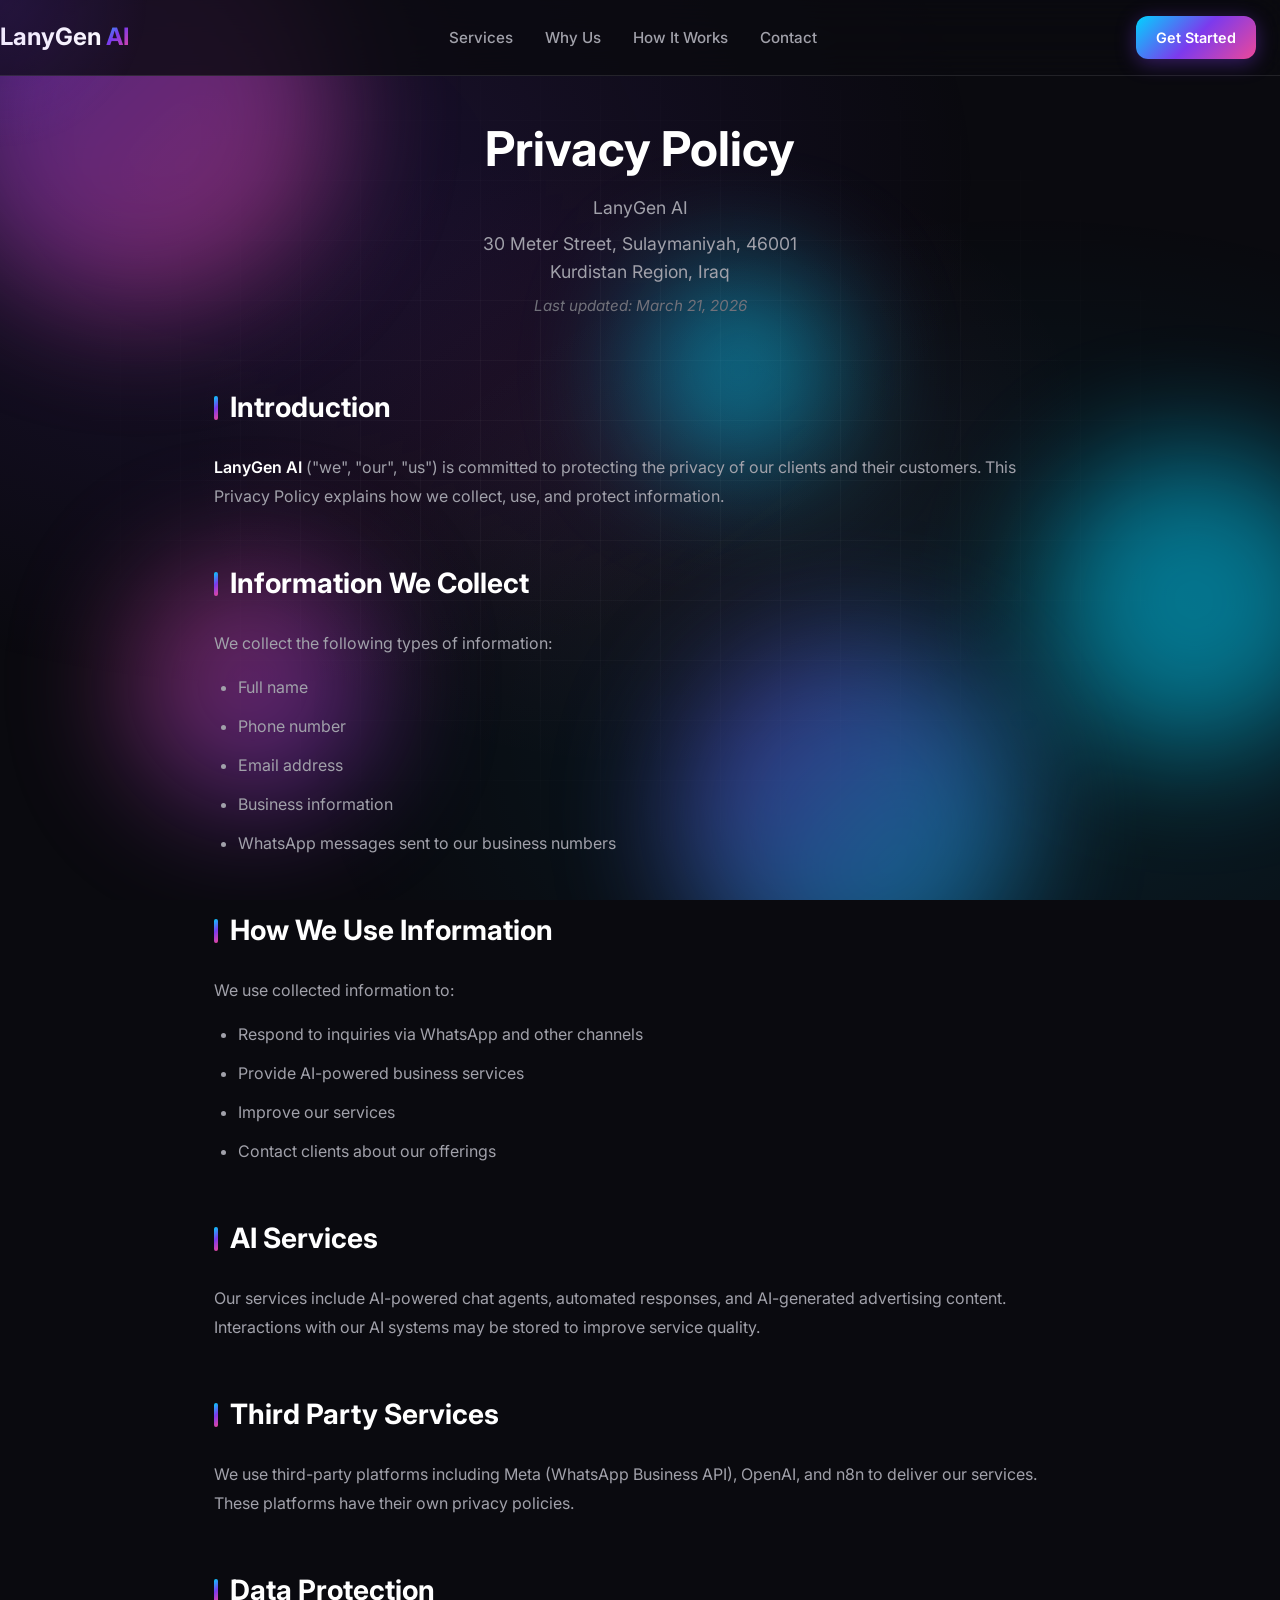
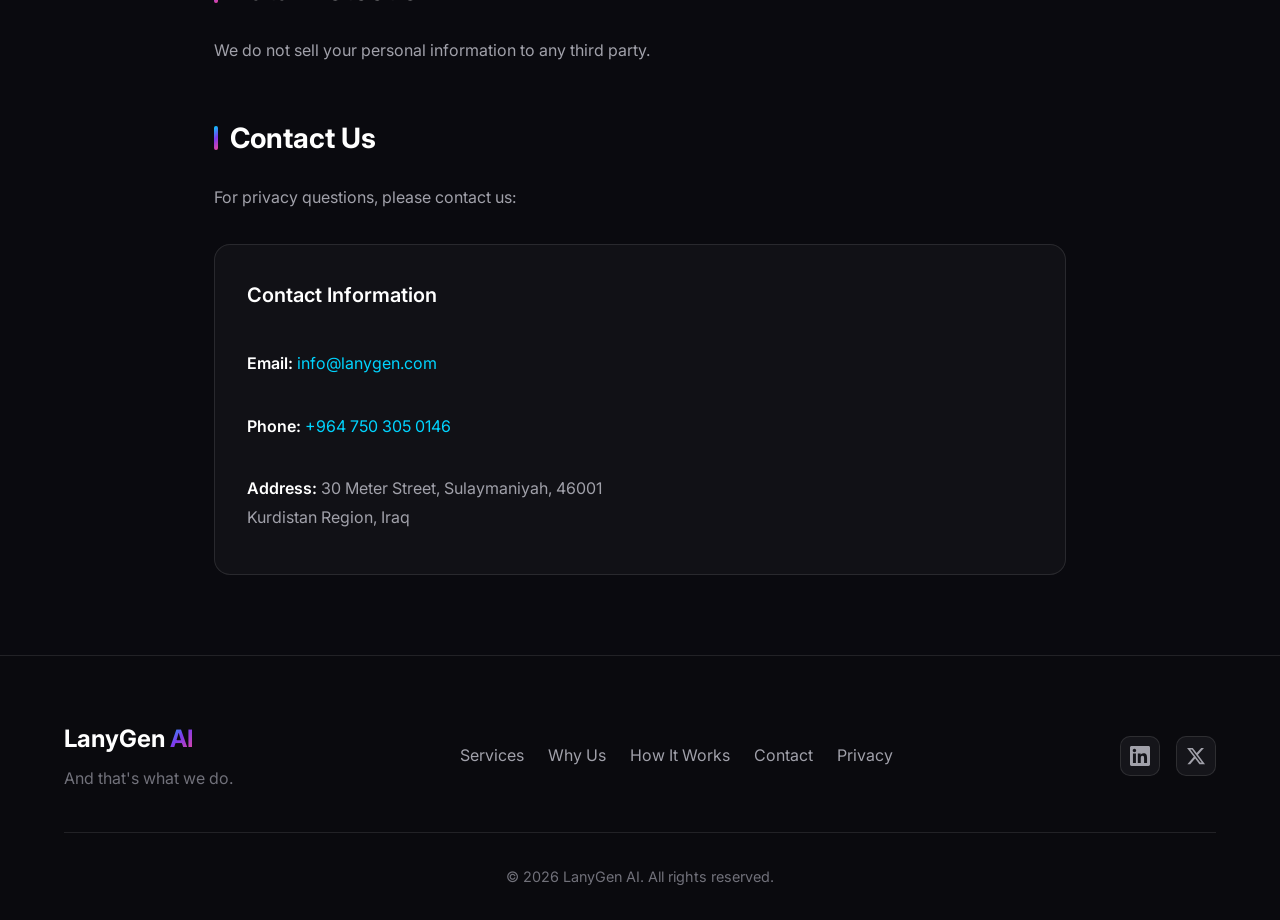
<file: privacy.html>
<!DOCTYPE html>
<html lang="en">
<head>
    <meta charset="UTF-8">
    <meta name="viewport" content="width=device-width, initial-scale=1.0, maximum-scale=5.0, user-scalable=yes">
    <meta name="description" content="LanyGen AI Privacy Policy - How we collect, use, and protect your information.">
    <meta name="theme-color" content="#0a0a0f">
    <meta name="mobile-web-app-capable" content="yes">
    <meta name="apple-mobile-web-app-capable" content="yes">
    <meta name="apple-mobile-web-app-status-bar-style" content="black-translucent">
    <title>Privacy Policy - LanyGen AI</title>
    <link rel="preconnect" href="https://fonts.googleapis.com">
    <link rel="preconnect" href="https://fonts.gstatic.com" crossorigin>
    <link href="https://fonts.googleapis.com/css2?family=Inter:wght@300;400;500;600;700;800&display=swap" rel="stylesheet">
    <link rel="stylesheet" href="styles.css">
    <style>
        .privacy-container {
            max-width: 900px;
            margin: 120px auto 80px;
            padding: 0 24px;
        }

        .privacy-header {
            text-align: center;
            margin-bottom: 64px;
        }

        .privacy-header h1 {
            font-size: clamp(2rem, 4vw, 3rem);
            font-weight: 700;
            margin-bottom: 16px;
            line-height: 1.2;
        }

        .privacy-header p {
            color: var(--text-secondary);
            font-size: 1.1rem;
            margin-bottom: 8px;
        }

        .privacy-header .updated {
            color: var(--text-muted);
            font-size: 0.95rem;
            font-style: italic;
        }

        .privacy-content {
            color: var(--text-primary);
            line-height: 1.8;
        }

        .privacy-content section {
            margin-bottom: 48px;
            padding: 0;
        }

        .privacy-content h2 {
            font-size: 1.75rem;
            font-weight: 700;
            margin-bottom: 20px;
            color: var(--text-primary);
            display: flex;
            align-items: center;
            gap: 12px;
        }

        .privacy-content h2::before {
            content: '';
            display: inline-block;
            width: 4px;
            height: 24px;
            background: var(--primary-gradient);
            border-radius: 2px;
        }

        .privacy-content h3 {
            font-size: 1.25rem;
            font-weight: 600;
            margin-top: 24px;
            margin-bottom: 12px;
            color: var(--text-primary);
        }

        .privacy-content p {
            color: var(--text-secondary);
            margin-bottom: 16px;
            font-size: 1rem;
            line-height: 1.8;
        }

        .privacy-content ul,
        .privacy-content ol {
            margin-left: 24px;
            margin-bottom: 16px;
        }

        .privacy-content li {
            color: var(--text-secondary);
            margin-bottom: 12px;
            line-height: 1.7;
        }

        .privacy-content strong {
            color: var(--text-primary);
            font-weight: 600;
        }

        .privacy-content a {
            color: var(--neon-blue);
            text-decoration: none;
            transition: color 0.3s ease;
        }

        .privacy-content a:hover {
            color: var(--neon-purple);
            text-decoration: underline;
        }

        .contact-info {
            background: var(--bg-card);
            border: 1px solid var(--border-color);
            border-radius: 16px;
            padding: 32px;
            margin-top: 32px;
        }

        .contact-info h3 {
            margin-top: 0;
        }

        .contact-info p {
            margin-bottom: 10px;
        }

        .toc {
            background: var(--glass-bg);
            border: 1px solid var(--glass-border);
            border-radius: 12px;
            padding: 24px;
            margin: 32px 0;
        }

        .toc h3 {
            margin-top: 0;
            font-size: 1.1rem;
        }

        .toc ul {
            list-style: none;
            margin-left: 0;
        }

        .toc li {
            margin-bottom: 10px;
        }

        .toc a {
            color: var(--neon-blue);
            text-decoration: none;
            transition: color 0.3s ease;
        }

        .toc a:hover {
            color: var(--neon-purple);
        }

        @media (max-width: 768px) {
            .privacy-container {
                margin: 100px auto 60px;
                padding: 0 16px;
            }

            .privacy-header {
                margin-bottom: 48px;
            }

            .privacy-header h1 {
                font-size: clamp(1.5rem, 3.5vw, 2.5rem);
                margin-bottom: 12px;
            }

            .privacy-header p {
                font-size: 1rem;
            }

            .privacy-content section {
                margin-bottom: 36px;
            }

            .privacy-content h2 {
                font-size: 1.35rem;
                margin-bottom: 16px;
            }

            .privacy-content h3 {
                font-size: 1.1rem;
                margin-top: 20px;
            }

            .privacy-content p {
                font-size: 0.95rem;
            }

            .contact-info {
                padding: 24px;
            }

            .toc {
                padding: 20px;
            }
        }

        @media (max-width: 480px) {
            .privacy-container {
                margin: 80px auto 40px;
                padding: 0 12px;
            }

            .privacy-header {
                margin-bottom: 32px;
            }

            .privacy-header h1 {
                font-size: clamp(1.25rem, 3vw, 2rem);
            }

            .privacy-header p {
                font-size: 0.95rem;
            }

            .privacy-header .updated {
                font-size: 0.85rem;
            }

            .privacy-content section {
                margin-bottom: 28px;
            }

            .privacy-content h2 {
                font-size: 1.15rem;
                margin-bottom: 14px;
            }

            .privacy-content h3 {
                font-size: 1rem;
            }

            .privacy-content p {
                font-size: 0.9rem;
            }

            .contact-info {
                padding: 20px;
            }

            .toc {
                padding: 16px;
            }

            .toc h3 {
                font-size: 1rem;
            }
        }
    </style>
</head>
<body>
    <!-- Animated Background -->
    <div class="bg-gradient"></div>
    <div class="bg-grid"></div>

    <!-- Floating 3D Shapes -->
    <div class="shapes-container">
        <div class="shape shape-1"></div>
        <div class="shape shape-2"></div>
        <div class="shape shape-3"></div>
        <div class="shape shape-4"></div>
        <div class="shape shape-5"></div>
    </div>

    <!-- Navigation -->
    <nav class="navbar">
        <div class="nav-container">
            <div class="logo">
                <span class="logo-text"><a href="/" style="text-decoration: none; color: inherit;">LanyGen<span class="gradient-text"> AI</span></a></span>
            </div>
            <ul class="nav-links">
                <li><a href="/#services">Services</a></li>
                <li><a href="/#why-us">Why Us</a></li>
                <li><a href="/#how-it-works">How It Works</a></li>
                <li><a href="/#contact">Contact</a></li>
            </ul>
            <a href="/#contact" class="btn btn-nav">Get Started</a>
            <button class="mobile-menu-btn" aria-label="Menu">
                <span></span>
                <span></span>
                <span></span>
            </button>
        </div>
    </nav>

    <!-- Privacy Content -->
    <main class="privacy-container">
        <div class="privacy-header">
            <h1>Privacy Policy</h1>
            <p>LanyGen AI</p>
            <p>30 Meter Street, Sulaymaniyah, 46001<br>Kurdistan Region, Iraq</p>
            <p class="updated">Last updated: March 21, 2026</p>
        </div>

        <div class="privacy-content">
            <section>
                <h2>Introduction</h2>
                <p><strong>LanyGen AI</strong> ("we", "our", "us") is committed to protecting the privacy of our clients and their customers. This Privacy Policy explains how we collect, use, and protect information.</p>
            </section>

            <section>
                <h2>Information We Collect</h2>
                <p>We collect the following types of information:</p>
                <ul>
                    <li>Full name</li>
                    <li>Phone number</li>
                    <li>Email address</li>
                    <li>Business information</li>
                    <li>WhatsApp messages sent to our business numbers</li>
                </ul>
            </section>

            <section>
                <h2>How We Use Information</h2>
                <p>We use collected information to:</p>
                <ul>
                    <li>Respond to inquiries via WhatsApp and other channels</li>
                    <li>Provide AI-powered business services</li>
                    <li>Improve our services</li>
                    <li>Contact clients about our offerings</li>
                </ul>
            </section>

            <section>
                <h2>AI Services</h2>
                <p>Our services include AI-powered chat agents, automated responses, and AI-generated advertising content. Interactions with our AI systems may be stored to improve service quality.</p>
            </section>

            <section>
                <h2>Third Party Services</h2>
                <p>We use third-party platforms including Meta (WhatsApp Business API), OpenAI, and n8n to deliver our services. These platforms have their own privacy policies.</p>
            </section>

            <section>
                <h2>Data Protection</h2>
                <p>We do not sell your personal information to any third party.</p>
            </section>

            <section>
                <h2>Contact Us</h2>
                <p>For privacy questions, please contact us:</p>
                <div class="contact-info">
                    <h3>Contact Information</h3>
                    <p><strong>Email:</strong> <a href="mailto:info@lanygen.com">info@lanygen.com</a></p>
                    <p><strong>Phone:</strong> <a href="tel:+964750305146">+964 750 305 0146</a></p>
                    <p><strong>Address:</strong> 30 Meter Street, Sulaymaniyah, 46001<br>Kurdistan Region, Iraq</p>
                </div>
            </section>
        </div>
    </main>

    <!-- Footer -->
    <footer class="footer">
        <div class="container">
            <div class="footer-content">
                <div class="footer-brand">
                    <span class="footer-logo">LanyGen<span class="gradient-text"> AI</span></span>
                    <p>And that's what we do.</p>
                </div>
                <div class="footer-links">
                    <a href="/#services">Services</a>
                    <a href="/#why-us">Why Us</a>
                    <a href="/#how-it-works">How It Works</a>
                    <a href="/#contact">Contact</a>
                    <a href="/privacy">Privacy</a>
                </div>
                <div class="footer-social">
                    <a href="#" aria-label="LinkedIn">
                        <svg viewBox="0 0 24 24" fill="currentColor">
                            <path d="M20.447 20.452h-3.554v-5.569c0-1.328-.027-3.037-1.852-3.037-1.853 0-2.136 1.445-2.136 2.939v5.667H9.351V9h3.414v1.561h.046c.477-.9 1.637-1.85 3.37-1.85 3.601 0 4.267 2.37 4.267 5.455v6.286zM5.337 7.433c-1.144 0-2.063-.926-2.063-2.065 0-1.138.92-2.063 2.063-2.063 1.14 0 2.064.925 2.064 2.063 0 1.139-.925 2.065-2.064 2.065zm1.782 13.019H3.555V9h3.564v11.452zM22.225 0H1.771C.792 0 0 .774 0 1.729v20.542C0 23.227.792 24 1.771 24h20.451C23.2 24 24 23.227 24 22.271V1.729C24 .774 23.2 0 22.222 0h.003z"/>
                        </svg>
                    </a>
                    <a href="#" aria-label="Twitter">
                        <svg viewBox="0 0 24 24" fill="currentColor">
                            <path d="M18.244 2.25h3.308l-7.227 8.26 8.502 11.24H16.17l-5.214-6.817L4.99 21.75H1.68l7.73-8.835L1.254 2.25H8.08l4.713 6.231zm-1.161 17.52h1.833L7.084 4.126H5.117z"/>
                        </svg>
                    </a>
                </div>
            </div>
            <div class="footer-bottom">
                <p>&copy; 2026 LanyGen AI. All rights reserved.</p>
            </div>
        </div>
    </footer>

    <script src="script.js"></script>
</body>
</html>
</file>
<file: styles.css>
/* ========================================
   LanyGen AI - Futuristic Styles
   ======================================== */

/* CSS Variables */
:root {
    --primary-gradient: linear-gradient(135deg, #00d4ff 0%, #7c3aed 50%, #ec4899 100%);
    --neon-blue: #00d4ff;
    --neon-purple: #7c3aed;
    --neon-pink: #ec4899;
    --neon-green: #00d4ff;
    --bg-dark: #0a0a0f;
    --bg-card: rgba(255, 255, 255, 0.03);
    --bg-card-hover: rgba(255, 255, 255, 0.06);
    --text-primary: #ffffff;
    --text-secondary: #a1a1aa;
    --text-muted: #71717a;
    --border-color: rgba(255, 255, 255, 0.1);
    --glass-bg: rgba(255, 255, 255, 0.05);
    --glass-border: rgba(255, 255, 255, 0.1);
    --shadow-glow: 0 0 40px rgba(124, 58, 237, 0.3);
    --transition-smooth: cubic-bezier(0.4, 0, 0.2, 1);
}

/* Reset & Base */
*, *::before, *::after {
    margin: 0;
    padding: 0;
    box-sizing: border-box;
}

html {
    scroll-behavior: smooth;
    scroll-padding-top: 80px;
}

body {
    font-family: 'Inter', -apple-system, BlinkMacSystemFont, sans-serif;
    background: var(--bg-dark);
    color: var(--text-primary);
    line-height: 1.6;
    overflow-x: hidden;
    min-height: 100vh;
}

/* Animated Background */
.bg-gradient {
    position: fixed;
    top: 0;
    left: 0;
    width: 100%;
    height: 100%;
    background:
        radial-gradient(ellipse at 20% 20%, rgba(124, 58, 237, 0.15) 0%, transparent 50%),
        radial-gradient(ellipse at 80% 80%, rgba(0, 212, 255, 0.1) 0%, transparent 50%),
        radial-gradient(ellipse at 50% 50%, rgba(236, 72, 153, 0.08) 0%, transparent 50%);
    z-index: -2;
    animation: gradientShift 20s ease infinite;
}

@keyframes gradientShift {
    0%, 100% { opacity: 1; transform: scale(1); }
    50% { opacity: 0.8; transform: scale(1.1); }
}

.bg-grid {
    position: fixed;
    top: 0;
    left: 0;
    width: 100%;
    height: 100%;
    background-image:
        linear-gradient(rgba(255, 255, 255, 0.03) 1px, transparent 1px),
        linear-gradient(90deg, rgba(255, 255, 255, 0.03) 1px, transparent 1px);
    background-size: 60px 60px;
    z-index: -1;
    mask-image: radial-gradient(ellipse at center, black 20%, transparent 70%);
}

/* Floating 3D Shapes */
.shapes-container {
    position: fixed;
    top: 0;
    left: 0;
    width: 100%;
    height: 100%;
    pointer-events: none;
    z-index: -1;
    overflow: hidden;
}

.shape {
    position: absolute;
    border-radius: 50%;
    filter: blur(60px);
    opacity: 0.5;
    animation: float 20s ease-in-out infinite;
}

.shape-1 {
    width: 400px;
    height: 400px;
    background: linear-gradient(135deg, var(--neon-purple), var(--neon-pink));
    top: -10%;
    left: -5%;
    animation-delay: 0s;
}

.shape-2 {
    width: 300px;
    height: 300px;
    background: linear-gradient(135deg, var(--neon-blue), var(--neon-green));
    top: 50%;
    right: -5%;
    animation-delay: -5s;
}

.shape-3 {
    width: 250px;
    height: 250px;
    background: linear-gradient(135deg, var(--neon-pink), var(--neon-purple));
    bottom: 10%;
    left: 10%;
    animation-delay: -10s;
}

.shape-4 {
    width: 200px;
    height: 200px;
    background: linear-gradient(135deg, var(--neon-green), var(--neon-blue));
    top: 30%;
    left: 50%;
    animation-delay: -15s;
}

.shape-5 {
    width: 350px;
    height: 350px;
    background: linear-gradient(135deg, var(--neon-purple), var(--neon-blue));
    bottom: -10%;
    right: 20%;
    animation-delay: -7s;
}

@keyframes float {
    0%, 100% {
        transform: translate(0, 0) rotate(0deg) scale(1);
    }
    25% {
        transform: translate(30px, -30px) rotate(90deg) scale(1.1);
    }
    50% {
        transform: translate(-20px, 20px) rotate(180deg) scale(0.9);
    }
    75% {
        transform: translate(20px, 30px) rotate(270deg) scale(1.05);
    }
}

/* Container */
.container {
    max-width: 1200px;
    margin: 0 auto;
    padding: 0 24px;
}

/* Navigation */
.navbar {
    position: fixed;
    top: 0;
    left: 0;
    right: 0;
    z-index: 1000;
    padding: 16px 0;
    background: rgba(10, 10, 15, 0.8);
    backdrop-filter: blur(20px);
    border-bottom: 1px solid var(--border-color);
    transition: all 0.3s var(--transition-smooth);
}

.navbar.scrolled {
    padding: 12px 0;
    background: rgba(10, 10, 15, 0.95);
}

.nav-container {
    max-width: none;
    margin: 0;
    padding: 0 24px 0 0;
    display: flex;
    align-items: center;
    justify-content: space-between;
}

.logo {
    display: flex;
    align-items: center;
    gap: 12px;
}

.navbar .nav-logo {
    height: 40px;
    width: auto;
    object-fit: contain;
}

.logo-text {
    font-size: 1.5rem;
    font-weight: 700;
    color: var(--text-primary);
}

.gradient-text {
    background: var(--primary-gradient);
    -webkit-background-clip: text;
    -webkit-text-fill-color: transparent;
    background-clip: text;
}

.nav-links {
    display: flex;
    list-style: none;
    gap: 32px;
}

.nav-links a {
    color: var(--text-secondary);
    text-decoration: none;
    font-weight: 500;
    font-size: 0.95rem;
    transition: color 0.3s ease;
    position: relative;
}

.nav-links a::after {
    content: '';
    position: absolute;
    bottom: -4px;
    left: 0;
    width: 0;
    height: 2px;
    background: var(--primary-gradient);
    transition: width 0.3s ease;
}

.nav-links a:hover {
    color: var(--text-primary);
}

.nav-links a:hover::after {
    width: 100%;
}

.mobile-menu-btn {
    display: none;
    flex-direction: column;
    gap: 5px;
    background: none;
    border: none;
    cursor: pointer;
    padding: 8px;
}

.mobile-menu-btn span {
    width: 24px;
    height: 2px;
    background: var(--text-primary);
    transition: all 0.3s ease;
}

/* Buttons */
.btn {
    display: inline-flex;
    align-items: center;
    gap: 8px;
    padding: 14px 28px;
    border-radius: 12px;
    font-weight: 600;
    font-size: 1rem;
    text-decoration: none;
    cursor: pointer;
    border: none;
    transition: all 0.3s var(--transition-smooth);
    position: relative;
    overflow: hidden;
}

.btn-icon {
    width: 18px;
    height: 18px;
    transition: transform 0.3s ease;
}

.btn:hover .btn-icon {
    transform: translateX(4px);
}

.btn-primary {
    background: var(--primary-gradient);
    color: var(--text-primary);
    box-shadow: 0 4px 20px rgba(124, 58, 237, 0.4);
}

.btn-primary::before {
    content: '';
    position: absolute;
    top: 0;
    left: -100%;
    width: 100%;
    height: 100%;
    background: linear-gradient(90deg, transparent, rgba(255,255,255,0.2), transparent);
    transition: left 0.5s ease;
}

.btn-primary:hover::before {
    left: 100%;
}

.btn-primary:hover {
    transform: translateY(-2px);
    box-shadow: 0 8px 30px rgba(124, 58, 237, 0.5);
}

.btn-secondary {
    background: var(--glass-bg);
    color: var(--text-primary);
    border: 1px solid var(--glass-border);
    backdrop-filter: blur(10px);
}

.btn-secondary:hover {
    background: var(--bg-card-hover);
    border-color: rgba(255, 255, 255, 0.2);
}

.btn-nav {
    padding: 10px 20px;
    font-size: 0.9rem;
    background: var(--primary-gradient);
    color: var(--text-primary);
    box-shadow: 0 4px 20px rgba(124, 58, 237, 0.4);
}

.btn-nav:hover {
    transform: translateY(-2px);
    box-shadow: 0 8px 30px rgba(124, 58, 237, 0.5);
}

.btn-large {
    padding: 18px 36px;
    font-size: 1.1rem;
}

.btn-full {
    width: 100%;
    justify-content: center;
}

/* Hero Section */
.hero {
    min-height: 100vh;
    display: flex;
    align-items: center;
    justify-content: center;
    padding: 120px 24px 80px;
    position: relative;
    overflow: hidden;
}

.hero-content {
    text-align: center;
    max-width: 900px;
    z-index: 1;
}

.hero-logo-container {
    position: relative;
    display: inline-block;
    margin-bottom: 32px;
}

.hero-logo-glow {
    position: absolute;
    top: 50%;
    left: 50%;
    transform: translate(-50%, -50%);
    width: 200px;
    height: 200px;
    background: var(--primary-gradient);
    border-radius: 50%;
    filter: blur(60px);
    opacity: 0.5;
    animation: pulse 3s ease-in-out infinite;
}

@keyframes pulse {
    0%, 100% { transform: translate(-50%, -50%) scale(1); opacity: 0.5; }
    50% { transform: translate(-50%, -50%) scale(1.2); opacity: 0.7; }
}

.hero-logo {
    position: relative;
    width: clamp(200px, 50vw, 800px);
    height: clamp(200px, 50vw, 800px);
    object-fit: contain;
    animation: logoFloat 6s ease-in-out infinite;
    filter: drop-shadow(0 0 50px rgba(124, 58, 237, 0.7));
}

@keyframes logoFloat {
    0%, 100% { transform: translateY(0); }
    50% { transform: translateY(-20px); }
}

.hero-title {
    font-size: clamp(2.5rem, 6vw, 4.5rem);
    font-weight: 800;
    line-height: 1.1;
    margin-bottom: 24px;
    letter-spacing: -0.02em;
}

.hero-subtitle {
    font-size: clamp(1.1rem, 2vw, 1.35rem);
    color: var(--text-secondary);
    max-width: 600px;
    margin: 0 auto 40px;
    line-height: 1.7;
}

.hero-buttons {
    display: flex;
    gap: 16px;
    justify-content: center;
    flex-wrap: wrap;
    margin-bottom: 32px;
}

.tagline {
    font-size: 1.1rem;
    color: var(--text-muted);
    font-style: italic;
    opacity: 0.8;
}

.hero-visual {
    position: absolute;
    top: 50%;
    right: 10%;
    transform: translateY(-50%);
    width: 400px;
    height: 400px;
    pointer-events: none;
    opacity: 0.3;
}

.hero-sphere {
    position: absolute;
    width: 200px;
    height: 200px;
    border-radius: 50%;
    background: var(--primary-gradient);
    filter: blur(40px);
    animation: sphereFloat 8s ease-in-out infinite;
}

.hero-ring {
    position: absolute;
    top: 50%;
    left: 50%;
    transform: translate(-50%, -50%);
    width: 350px;
    height: 350px;
    border: 2px solid rgba(124, 58, 237, 0.3);
    border-radius: 50%;
    animation: ringRotate 20s linear infinite;
}

@keyframes sphereFloat {
    0%, 100% { transform: translateY(0) scale(1); }
    50% { transform: translateY(-30px) scale(1.1); }
}

@keyframes ringRotate {
    from { transform: translate(-50%, -50%) rotate(0deg); }
    to { transform: translate(-50%, -50%) rotate(360deg); }
}

/* Section Styles */
section {
    padding: 100px 0;
}

.section-header {
    text-align: center;
    margin-bottom: 64px;
}

.section-tag {
    display: inline-block;
    padding: 8px 16px;
    background: var(--glass-bg);
    border: 1px solid var(--glass-border);
    border-radius: 20px;
    font-size: 0.85rem;
    font-weight: 600;
    color: var(--neon-blue);
    text-transform: uppercase;
    letter-spacing: 0.1em;
    margin-bottom: 16px;
}

.section-title {
    font-size: clamp(2rem, 4vw, 3rem);
    font-weight: 700;
    line-height: 1.2;
}

/* Services Section */
.services {
    position: relative;
}

.services-grid {
    display: grid;
    grid-template-columns: repeat(auto-fit, minmax(320px, 1fr));
    gap: 32px;
}

.service-card {
    position: relative;
    background: var(--bg-card);
    border: 1px solid var(--border-color);
    border-radius: 24px;
    padding: 40px 32px;
    transition: all 0.4s var(--transition-smooth);
    overflow: hidden;
}

.card-glow {
    position: absolute;
    top: 0;
    left: 0;
    right: 0;
    height: 2px;
    background: var(--primary-gradient);
    opacity: 0;
    transition: opacity 0.4s ease;
}

.service-card:hover {
    background: var(--bg-card-hover);
    border-color: rgba(124, 58, 237, 0.3);
    transform: translateY(-8px);
    box-shadow: var(--shadow-glow);
}

.service-card:hover .card-glow {
    opacity: 1;
}

.card-icon {
    width: 64px;
    height: 64px;
    margin-bottom: 24px;
    color: var(--neon-blue);
}

.card-icon svg {
    width: 100%;
    height: 100%;
}

.service-card h3 {
    font-size: 1.5rem;
    font-weight: 600;
    margin-bottom: 12px;
}

.service-card p {
    color: var(--text-secondary);
    margin-bottom: 20px;
    line-height: 1.7;
}

.service-features {
    list-style: none;
}

.service-features li {
    display: flex;
    align-items: center;
    gap: 8px;
    color: var(--text-muted);
    font-size: 0.9rem;
    padding: 6px 0;
}

.service-features li::before {
    content: '✓';
    color: var(--neon-green);
    font-weight: bold;
}

/* Why Us Section */
.why-us {
    background: linear-gradient(180deg, transparent, rgba(124, 58, 237, 0.05), transparent);
}

.why-grid {
    display: grid;
    grid-template-columns: repeat(auto-fit, minmax(250px, 1fr));
    gap: 32px;
}

.why-card {
    text-align: center;
    padding: 32px 24px;
    background: var(--bg-card);
    border: 1px solid var(--border-color);
    border-radius: 20px;
    transition: all 0.3s var(--transition-smooth);
}

.why-card:hover {
    background: var(--bg-card-hover);
    border-color: rgba(124, 58, 237, 0.3);
    transform: translateY(-4px);
}

.why-icon {
    font-size: 3rem;
    margin-bottom: 16px;
}

.why-card h3 {
    font-size: 1.25rem;
    margin-bottom: 8px;
}

.why-card p {
    color: var(--text-secondary);
    font-size: 0.95rem;
    line-height: 1.6;
}

/* How It Works Section */
.how-it-works {
    position: relative;
}

.steps-container {
    display: flex;
    justify-content: center;
    gap: 48px;
    flex-wrap: wrap;
}

.step {
    display: flex;
    flex-direction: column;
    align-items: center;
    text-align: center;
    max-width: 300px;
    position: relative;
}

.step-number {
    position: relative;
    width: 80px;
    height: 80px;
    display: flex;
    align-items: center;
    justify-content: center;
    background: var(--glass-bg);
    border: 2px solid rgba(124, 58, 237, 0.3);
    border-radius: 50%;
    margin-bottom: 24px;
    font-size: 2rem;
    font-weight: 700;
    color: var(--neon-blue);
}

.step-glow {
    position: absolute;
    width: 100%;
    height: 100%;
    border-radius: 50%;
    background: var(--primary-gradient);
    filter: blur(20px);
    opacity: 0.3;
    animation: stepPulse 2s ease-in-out infinite;
}

@keyframes stepPulse {
    0%, 100% { opacity: 0.3; transform: scale(1); }
    50% { opacity: 0.5; transform: scale(1.1); }
}

.step-content h3 {
    font-size: 1.35rem;
    margin-bottom: 8px;
}

.step-content p {
    color: var(--text-secondary);
    line-height: 1.6;
}

.step-connector {
    position: absolute;
    top: 40px;
    right: -50%;
    width: 100px;
    height: 2px;
    background: linear-gradient(90deg, rgba(124, 58, 237, 0.3), transparent);
}

.step:last-child .step-connector {
    display: none;
}

/* CTA Section */
.cta-section {
    padding: 60px 0;
}

.cta-card {
    position: relative;
    background: var(--bg-card);
    border: 1px solid var(--border-color);
    border-radius: 32px;
    padding: 64px 32px;
    text-align: center;
    overflow: hidden;
}

.cta-glow {
    position: absolute;
    top: 50%;
    left: 50%;
    transform: translate(-50%, -50%);
    width: 300px;
    height: 300px;
    background: var(--primary-gradient);
    border-radius: 50%;
    filter: blur(80px);
    opacity: 0.2;
    animation: ctaPulse 4s ease-in-out infinite;
}

@keyframes ctaPulse {
    0%, 100% { opacity: 0.2; transform: translate(-50%, -50%) scale(1); }
    50% { opacity: 0.3; transform: translate(-50%, -50%) scale(1.2); }
}

.cta-card h2 {
    font-size: clamp(1.75rem, 3vw, 2.5rem);
    margin-bottom: 12px;
    position: relative;
}

.cta-card p {
    color: var(--text-secondary);
    font-size: 1.1rem;
    margin-bottom: 32px;
    position: relative;
}

.cta-card .btn {
    position: relative;
}

/* Contact Section */
.contact {
    position: relative;
}

.contact-grid {
    display: grid;
    grid-template-columns: 1fr 1fr;
    gap: 64px;
    align-items: start;
}

.contact-info {
    display: flex;
    flex-direction: column;
    gap: 24px;
}

.contact-card {
    display: flex;
    align-items: center;
    gap: 16px;
    padding: 24px;
    background: var(--bg-card);
    border: 1px solid var(--border-color);
    border-radius: 16px;
    transition: all 0.3s ease;
}

.contact-card:hover {
    background: var(--bg-card-hover);
    border-color: rgba(124, 58, 237, 0.3);
}

.contact-icon {
    width: 48px;
    height: 48px;
    color: var(--neon-blue);
    flex-shrink: 0;
}

.contact-icon svg {
    width: 100%;
    height: 100%;
}

.contact-card h4 {
    font-size: 0.9rem;
    color: var(--text-muted);
    margin-bottom: 4px;
}

.contact-card a {
    color: var(--text-primary);
    text-decoration: none;
    font-weight: 500;
    transition: color 0.3s ease;
}

.contact-card a:hover {
    color: var(--neon-blue);
}

.contact-mission {
    padding: 24px;
    background: var(--bg-card);
    border: 1px solid var(--border-color);
    border-radius: 16px;
    margin-top: 16px;
}

.contact-mission h4 {
    font-size: 1rem;
    color: var(--neon-purple);
    margin-bottom: 12px;
}

.contact-mission p {
    color: var(--text-secondary);
    line-height: 1.7;
}

/* Contact Form */
.contact-form-container {
    background: var(--bg-card);
    border: 1px solid var(--border-color);
    border-radius: 24px;
    padding: 40px;
}

.contact-form {
    display: flex;
    flex-direction: column;
    gap: 24px;
}

.form-group {
    display: flex;
    flex-direction: column;
    gap: 8px;
}

.form-group label {
    font-size: 0.9rem;
    font-weight: 500;
    color: var(--text-secondary);
}

.form-group input,
.form-group textarea {
    padding: 16px;
    background: var(--glass-bg);
    border: 1px solid var(--border-color);
    border-radius: 12px;
    color: var(--text-primary);
    font-family: inherit;
    font-size: 1rem;
    transition: all 0.3s ease;
}

.form-group input::placeholder,
.form-group textarea::placeholder {
    color: var(--text-muted);
}

.form-group input:focus,
.form-group textarea:focus {
    outline: none;
    border-color: rgba(124, 58, 237, 0.5);
    background: var(--bg-card-hover);
}

.form-group textarea {
    resize: vertical;
    min-height: 120px;
}

/* Footer */
.footer {
    border-top: 1px solid var(--border-color);
    padding: 64px 0 32px;
    background: rgba(10, 10, 15, 0.5);
}

.footer-content {
    display: flex;
    justify-content: space-between;
    align-items: center;
    flex-wrap: wrap;
    gap: 32px;
    margin-bottom: 40px;
}

.footer-logo {
    font-size: 1.5rem;
    font-weight: 700;
}

.footer-brand p {
    color: var(--text-muted);
    margin-top: 8px;
}

.footer-links {
    display: flex;
    gap: 24px;
}

.footer-links a {
    color: var(--text-secondary);
    text-decoration: none;
    transition: color 0.3s ease;
}

.footer-links a:hover {
    color: var(--text-primary);
}

.footer-social {
    display: flex;
    gap: 16px;
}

.footer-social a {
    width: 40px;
    height: 40px;
    display: flex;
    align-items: center;
    justify-content: center;
    background: var(--glass-bg);
    border: 1px solid var(--border-color);
    border-radius: 10px;
    color: var(--text-secondary);
    transition: all 0.3s ease;
}

.footer-social a:hover {
    background: var(--bg-card-hover);
    border-color: rgba(124, 58, 237, 0.3);
    color: var(--text-primary);
    transform: translateY(-2px);
}

.footer-social svg {
    width: 20px;
    height: 20px;
}

.footer-bottom {
    text-align: center;
    padding-top: 32px;
    border-top: 1px solid var(--border-color);
}

.footer-bottom p {
    color: var(--text-muted);
    font-size: 0.9rem;
}

/* Responsive Design */
@media (max-width: 968px) {
    .contact-grid {
        grid-template-columns: 1fr;
        gap: 40px;
    }

    .step-connector {
        display: none;
    }

    .hero-visual {
        display: none;
    }
}

@media (max-width: 768px) {
    /* Navbar mobile */
    .nav-container {
        padding: 0 16px 0 0;
    }

    .navbar .nav-logo {
        height: 31px;
    }

    .logo-text {
        font-size: 1.25rem;
    }

    .nav-links {
        display: none;
        position: absolute;
        top: 100%;
        left: 0;
        right: 0;
        background: rgba(10, 10, 15, 0.98);
        flex-direction: column;
        padding: 20px 16px;
        gap: 12px;
        border-bottom: 1px solid var(--border-color);
        gap: 16px;
    }

    .nav-links a {
        padding: 12px 0;
        font-size: 0.9rem;
    }

    .nav-links.active {
        display: flex;
    }

    .mobile-menu-btn {
        display: flex;
    }

    .mobile-menu-btn.active span:nth-child(1) {
        transform: rotate(45deg) translate(5px, 5px);
    }

    .mobile-menu-btn.active span:nth-child(2) {
        opacity: 0;
    }

    .mobile-menu-btn.active span:nth-child(3) {
        transform: rotate(-45deg) translate(7px, -6px);
    }

    .btn-nav {
        display: none;
    }

    /* Hero section mobile */
    .hero {
        padding: 100px 16px 60px;
        min-height: auto;
    }

    .hero-logo-container {
        margin-bottom: 24px;
    }

    .hero-title {
        font-size: clamp(1.75rem, 5vw, 3.5rem);
        margin-bottom: 16px;
    }

    .hero-subtitle {
        font-size: clamp(1rem, 1.8vw, 1.2rem);
        margin-bottom: 32px;
    }

    .hero-buttons {
        flex-direction: column;
        align-items: center;
        gap: 12px;
    }

    .hero-buttons .btn {
        width: 100%;
        max-width: 100%;
        padding: 14px 24px;
        font-size: 0.95rem;
        justify-content: center;
    }

    .tagline {
        font-size: 0.95rem;
    }

    /* Section padding */
    section {
        padding: 60px 0;
    }

    .section-header {
        margin-bottom: 40px;
    }

    .section-title {
        font-size: clamp(1.5rem, 3.5vw, 2.5rem);
    }

    /* Services and grid layouts */
    .services-grid {
        grid-template-columns: 1fr;
        gap: 20px;
    }

    .service-card {
        padding: 32px 24px;
    }

    .card-icon {
        width: 48px;
        height: 48px;
        margin-bottom: 16px;
    }

    .service-card h3 {
        font-size: 1.25rem;
    }

    .service-card p {
        font-size: 0.95rem;
        margin-bottom: 16px;
    }

    .why-grid {
        grid-template-columns: 1fr;
        gap: 20px;
    }

    .why-card {
        padding: 24px 20px;
    }

    .why-card h3 {
        font-size: 1.1rem;
    }

    /* Steps */
    .steps-container {
        flex-direction: column;
        align-items: center;
        gap: 32px;
        padding: 0 16px;
    }

    .step {
        max-width: 100%;
        width: 100%;
    }

    .step-number {
        width: 60px;
        height: 60px;
        font-size: 1.5rem;
        margin-bottom: 18px;
    }

    .step-content h3 {
        font-size: 1.15rem;
    }

    /* CTA */
    .cta-card {
        padding: 48px 24px;
        border-radius: 24px;
    }

    .cta-card h2 {
        font-size: clamp(1.5rem, 2.5vw, 2rem);
        margin-bottom: 10px;
    }

    .cta-card p {
        font-size: 1rem;
        margin-bottom: 24px;
    }

    /* Contact section */
    .contact-grid {
        grid-template-columns: 1fr;
        gap: 32px;
        padding: 0 16px;
    }

    .contact-info {
        gap: 16px;
    }

    .contact-card {
        padding: 20px;
        gap: 12px;
    }

    .contact-icon {
        width: 40px;
        height: 40px;
    }

    .contact-card h4 {
        font-size: 0.85rem;
    }

    .contact-card a {
        font-size: 0.95rem;
    }

    /* Contact Form */
    .contact-form-container {
        padding: 32px 24px;
        border-radius: 20px;
    }

    .form-group {
        gap: 6px;
    }

    .form-group label {
        font-size: 0.85rem;
    }

    .form-group input,
    .form-group textarea {
        padding: 14px 12px;
        font-size: 16px; /* Prevents zoom on iOS */
        border-radius: 10px;
    }

    .form-group textarea {
        min-height: 100px;
    }

    .contact-form {
        gap: 20px;
    }

    /* Footer */
    .footer {
        padding: 48px 0 24px;
    }

    .container {
        padding: 0 16px;
    }

    .footer-content {
        flex-direction: column;
        text-align: center;
        gap: 24px;
        margin-bottom: 32px;
    }

    .footer-links {
        flex-direction: column;
        gap: 12px;
        justify-content: center;
    }

    .footer-social {
        justify-content: center;
    }

    .footer-logo {
        font-size: 1.25rem;
    }

    .footer-social a {
        width: 36px;
        height: 36px;
    }

    .footer-social svg {
        width: 18px;
        height: 18px;
    }

    .footer-bottom {
        padding-top: 24px;
    }

    .footer-bottom p {
        font-size: 0.85rem;
    }
}

/* Extra small devices (phones) */
@media (max-width: 480px) {
    html {
        scroll-padding-top: 60px;
    }

    /* Navbar */
    .navbar {
        padding: 12px 0;
    }

    .navbar.scrolled {
        padding: 10px 0;
    }

    .nav-container {
        padding: 0 12px 0 0;
    }

    .logo-text {
        font-size: 1.1rem;
    }

    .mobile-menu-btn {
        padding: 6px;
    }

    /* Hero */
    .hero {
        padding: 80px 12px 40px;
    }

    .hero-logo-container {
        margin-bottom: 20px;
    }

    .hero-title {
        font-size: clamp(1.5rem, 5vw, 2.5rem);
        line-height: 1.2;
        margin-bottom: 12px;
    }

    .hero-subtitle {
        font-size: clamp(0.9rem, 1.5vw, 1rem);
        margin-bottom: 24px;
    }

    .hero-buttons {
        gap: 10px;
    }

    .hero-buttons .btn {
        padding: 12px 20px;
        font-size: 0.9rem;
        gap: 6px;
    }

    .btn-icon {
        width: 16px;
        height: 16px;
    }

    .tagline {
        font-size: 0.85rem;
    }

    /* Sections */
    section {
        padding: 40px 0;
    }

    .container {
        padding: 0 12px;
    }

    .section-header {
        margin-bottom: 32px;
    }

    .section-tag {
        padding: 6px 12px;
        font-size: 0.75rem;
    }

    .section-title {
        font-size: clamp(1.25rem, 3vw, 2rem);
    }

    /* Service cards */
    .service-card {
        padding: 24px 16px;
        border-radius: 20px;
    }

    .card-icon {
        width: 40px;
        height: 40px;
        margin-bottom: 12px;
    }

    .service-card h3 {
        font-size: 1.1rem;
        margin-bottom: 10px;
    }

    .service-card p {
        font-size: 0.9rem;
    }

    .service-features li {
        font-size: 0.85rem;
        padding: 4px 0;
    }

    /* Why cards */
    .why-card {
        padding: 20px 16px;
        border-radius: 16px;
    }

    .why-icon {
        font-size: 2.5rem;
        margin-bottom: 12px;
    }

    .why-card h3 {
        font-size: 1rem;
    }

    .why-card p {
        font-size: 0.9rem;
    }

    /* Steps */
    .steps-container {
        gap: 24px;
        padding: 0 12px;
    }

    .step-number {
        width: 50px;
        height: 50px;
        font-size: 1.25rem;
        margin-bottom: 14px;
    }

    .step-content h3 {
        font-size: 1rem;
    }

    .step-content p {
        font-size: 0.9rem;
    }

    /* CTA */
    .cta-card {
        padding: 40px 20px;
        border-radius: 20px;
        margin: 0 12px;
    }

    .cta-card h2 {
        font-size: clamp(1.25rem, 2.2vw, 1.75rem);
        margin-bottom: 8px;
    }

    .cta-card p {
        font-size: 0.95rem;
        margin-bottom: 20px;
    }

    /* Contact */
    .contact-grid {
        padding: 0 12px;
        gap: 24px;
    }

    .contact-card {
        padding: 16px;
    }

    .contact-icon {
        width: 36px;
        height: 36px;
    }

    .contact-card h4 {
        font-size: 0.8rem;
    }

    .contact-card a {
        font-size: 0.9rem;
    }

    .contact-mission {
        padding: 16px;
        border-radius: 12px;
        margin-top: 12px;
    }

    .contact-mission h4 {
        font-size: 0.9rem;
        margin-bottom: 8px;
    }

    .contact-mission p {
        font-size: 0.9rem;
    }

    /* Form */
    .contact-form-container {
        padding: 24px 16px;
        border-radius: 16px;
    }

    .contact-form {
        gap: 16px;
    }

    .form-group {
        gap: 6px;
    }

    .form-group label {
        font-size: 0.8rem;
    }

    .form-group input,
    .form-group textarea {
        padding: 12px 10px;
        font-size: 16px;
        border-radius: 8px;
    }

    .form-group textarea {
        min-height: 90px;
    }

    /* Footer */
    .footer {
        padding: 40px 0 20px;
    }

    .footer-content {
        gap: 16px;
    }

    .footer-logo {
        font-size: 1.1rem;
    }

    .footer-brand p {
        font-size: 0.85rem;
    }

    .footer-links {
        gap: 8px;
    }

    .footer-links a {
        font-size: 0.9rem;
    }

    .footer-social {
        gap: 10px;
    }

    .footer-social a {
        width: 32px;
        height: 32px;
        border-radius: 8px;
    }

    .footer-social svg {
        width: 16px;
        height: 16px;
    }

    .footer-bottom {
        padding-top: 16px;
    }

    .footer-bottom p {
        font-size: 0.8rem;
    }

    /* Reduce animation intensity on mobile for better performance */
    .shape {
        animation-duration: 25s;
        filter: blur(80px);
        opacity: 0.3;
    }

    @keyframes float {
        0%, 100% {
            transform: translate(0, 0) rotate(0deg) scale(1);
        }
        25% {
            transform: translate(15px, -15px) rotate(90deg) scale(1.05);
        }
        50% {
            transform: translate(-10px, 10px) rotate(180deg) scale(0.95);
        }
        75% {
            transform: translate(10px, 15px) rotate(270deg) scale(1.02);
        }
    }
}

/* Landscape mode adjustments */
@media (max-height: 500px) and (orientation: landscape) {
    .hero {
        min-height: auto;
        padding: 60px 16px;
    }

    .hero-title {
        font-size: clamp(1.5rem, 4vw, 2.5rem);
        margin-bottom: 12px;
    }

    .hero-buttons .btn {
        padding: 10px 20px;
        font-size: 0.85rem;
    }

    section {
        padding: 40px 0;
    }
}

/* Animations on Scroll */
.fade-in {
    opacity: 0;
    transform: translateY(30px);
    transition: all 0.6s var(--transition-smooth);
}

.fade-in.visible {
    opacity: 1;
    transform: translateY(0);
}

/* Tilt Effect for Cards */
.tilt-effect {
    transform-style: preserve-3d;
    transform: perspective(1000px);
}

.tilt-effect .card-content {
    transform: translateZ(20px);
}
</file>
